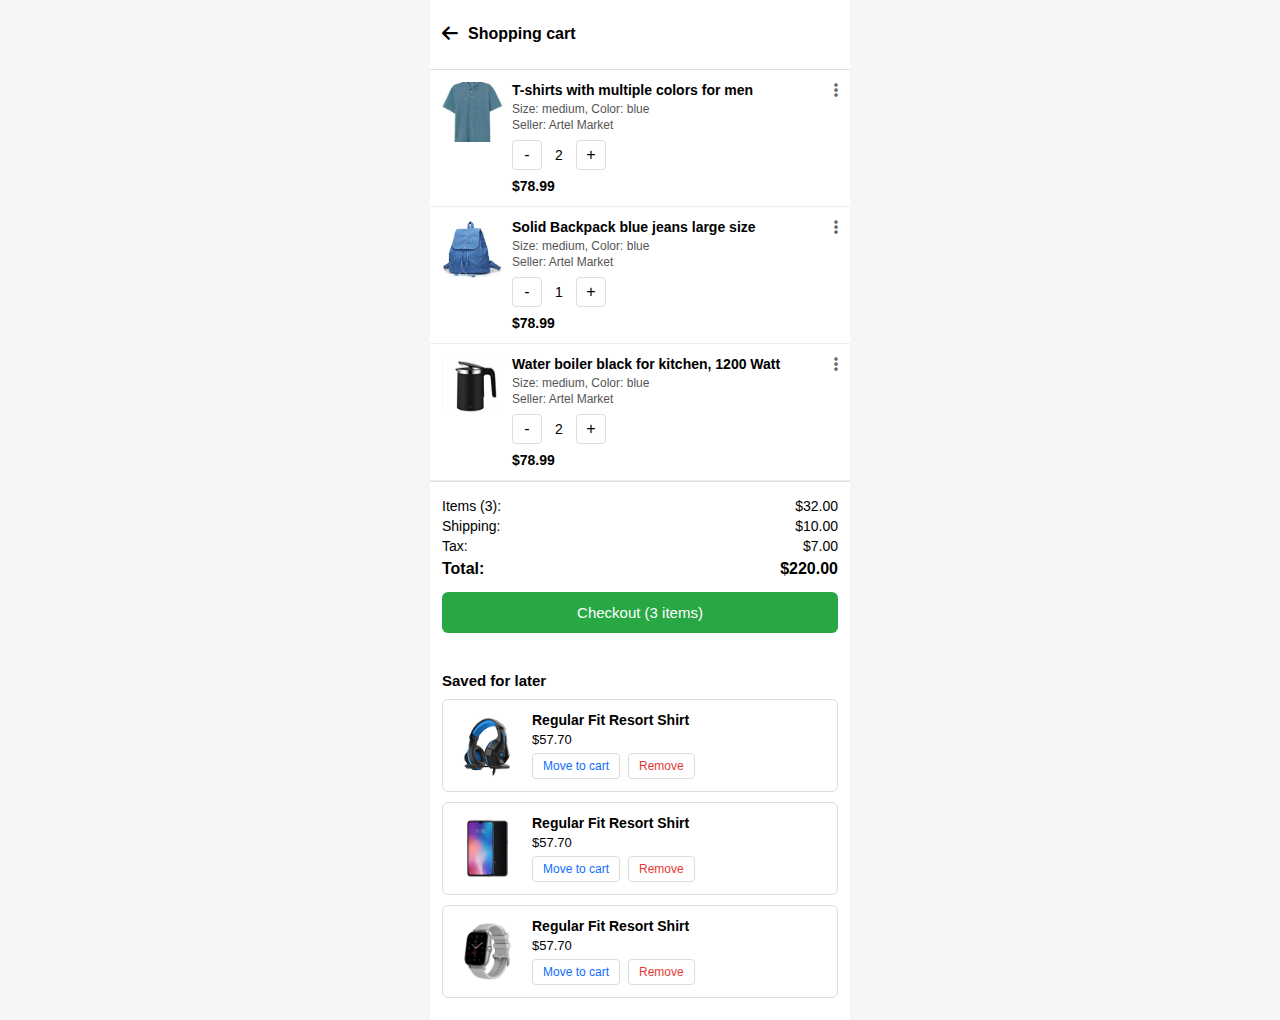
<file: cart.html>
<!DOCTYPE html>
<html lang="en">
<head>
  <meta charset="UTF-8">
  <meta name="viewport" content="width=device-width, initial-scale=1.0">
  <title>Shopping Cart</title>
  <link rel="stylesheet" href="https://cdnjs.cloudflare.com/ajax/libs/font-awesome/6.4.0/css/all.min.css">
  <link rel="stylesheet" href="cart.css">
</head>
<body>

  <div class="container">

    <!-- Header -->
    <div class="header">
      <a href="description.html">
      <i class="fa-solid fa-arrow-left"></i>
      </a>
      <h2>Shopping cart</h2>
    </div>

    <!-- Cart Items -->
    <div class="cart-item">
      <img src="Image/image 103.png" alt="Product">
      <div class="cart-details">
        <h4>T-shirts with multiple colors for men</h4>
        <p>Size: medium, Color: blue</p>
        <p>Seller: Artel Market</p>
        <div class="cart-actions">
          <button>-</button>
          <span class="cart-qty">2</span>
          <button>+</button>
        </div>
        <div class="cart-price">$78.99</div>
      </div>
      <i class="fa-solid fa-ellipsis-vertical item-menu"></i>
    </div>

    <div class="cart-item">
      <img src="Image/image 107.png" alt="Product">
      <div class="cart-details">
        <h4>Solid Backpack blue jeans large size</h4>
        <p>Size: medium, Color: blue</p>
        <p>Seller: Artel Market</p>
        <div class="cart-actions">
          <button>-</button>
          <span class="cart-qty">1</span>
          <button>+</button>
        </div>
        <div class="cart-price">$78.99</div>
      </div>
      <i class="fa-solid fa-ellipsis-vertical item-menu"></i>
    </div>

    <div class="cart-item">
      <img src="Image/image 19.png" alt="Product">
      <div class="cart-details">
        <h4>Water boiler black for kitchen, 1200 Watt</h4>
        <p>Size: medium, Color: blue</p>
        <p>Seller: Artel Market</p>
        <div class="cart-actions">
          <button>-</button>
          <span class="cart-qty">2</span>
          <button>+</button>
        </div>
        <div class="cart-price">$78.99</div>
      </div>
      <i class="fa-solid fa-ellipsis-vertical item-menu"></i>
    </div>

    <!-- Summary -->
    <div class="summary">
      <p>Items (3): <span>$32.00</span></p>
      <p>Shipping: <span>$10.00</span></p>
      <p>Tax: <span>$7.00</span></p>
      <p class="total">Total: <span>$220.00</span></p>
      <button class="checkout-btn">Checkout (3 items)</button>
    </div>

    <!-- Saved for Later -->
    <div class="saved">
      <h3>Saved for later</h3>

      <div class="saved-item">
        <img src="Image/image 20.png" alt="Saved">
        <div class="saved-info">
          <h4>Regular Fit Resort Shirt</h4>
          <p>$57.70</p>
          <div class="saved-buttons">
            <button class="move-btn">Move to cart</button>
            <button class="remove-btn">Remove</button>
          </div>
        </div>
      </div>

      <div class="saved-item">
        <img src="Image/image 6.png" alt="Saved">
        <div class="saved-info">
          <h4>Regular Fit Resort Shirt</h4>
          <p>$57.70</p>
          <div class="saved-buttons">
            <button class="move-btn">Move to cart</button>
            <button class="remove-btn">Remove</button>
          </div>
        </div>
      </div>

      <div class="saved-item">
        <img src="Image/image 2.png" alt="Saved">
        <div class="saved-info">
          <h4>Regular Fit Resort Shirt</h4>
          <p>$57.70</p>
          <div class="saved-buttons">
            <button class="move-btn">Move to cart</button>
            <button class="remove-btn">Remove</button>
          </div>
        </div>
      </div>
    </div>

  </div>

</body>
</html>
</file>
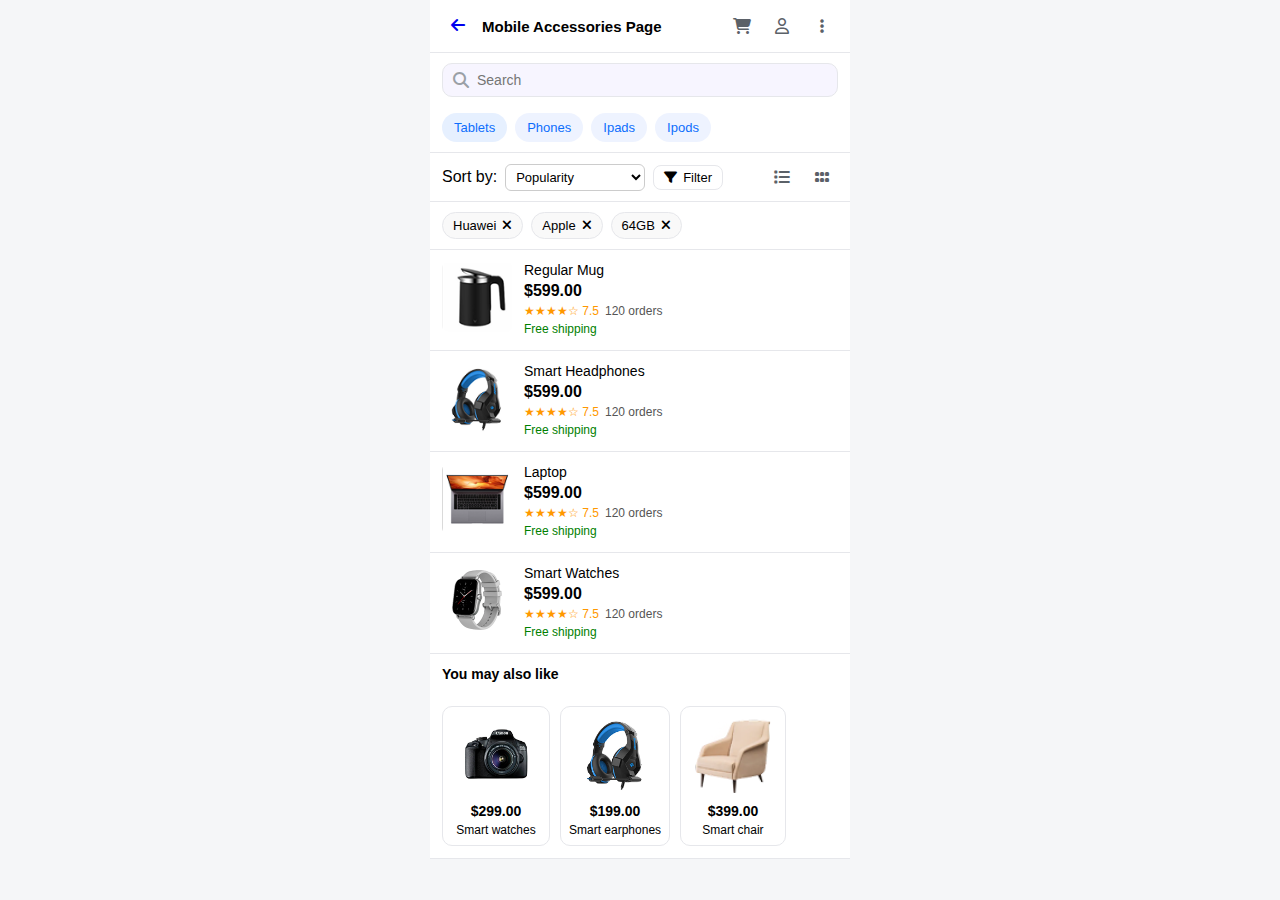
<file: mobile-accessories.html>
<!DOCTYPE html>
<html lang="en">
  <head>
    <meta charset="UTF-8" />
    <meta name="viewport" content="width=device-width, initial-scale=1.0" />
    <title>Mobile Accessories</title>
    <link
      rel="stylesheet"
      href="https://cdnjs.cloudflare.com/ajax/libs/font-awesome/6.5.0/css/all.min.css"
    />
    <link rel="stylesheet" href="mobile-accessories.css" />
  </head>
  <body>
    <div class="mobile-accessories-page">
      <!-- Header -->
      <header class="header">
        <div class="left">
          <button class="btn-icon back-btn" aria-label="back">
            <a href="index.html">
            <i class="fa-solid fa-arrow-left"></i>
            </a>
          </button>
          <h1>Mobile Accessories Page</h1>
        </div>
        <div class="top-actions">
          <button class="btn-icon" aria-label="cart">
            <i class="fa-solid fa-cart-shopping"></i>
          </button>
          <button class="btn-icon" aria-label="user">
            <i class="fa-regular fa-user"></i>
          </button>
          <button class="btn-icon" aria-label="more">
            <i class="fa-solid fa-ellipsis-vertical"></i>
          </button>
        </div>
      </header>

      <!-- Search -->
      <div class="search-box">
        <i class="fa-solid fa-magnifying-glass"></i>
        <input type="text" placeholder="Search" />
      </div>

      <!-- Chips -->
      <nav class="category-chips">
        <button class="chip active">Tablets</button>
        <button class="chip">Phones</button>
        <button class="chip">Ipads</button>
        <button class="chip">Ipods</button>
      </nav>

      <!-- filter+grid -->
      <div class="filter-grid">
        <div class="filter">
          <span>Sort by:</span>
          <select>
            <option value="popularity">Popularity</option>
            <option value="price-low-high">Price: Low to High</option>
            <option value="price-high-low">Price: High to Low</option>
            <option value="newest">Newest Arrivals</option>
          </select>
          <button class="filter-btn">
            <i class="fa-solid fa-filter"></i>
            <span>Filter</span>
          </button>
        </div>
        <div class="view-toggle">
          <button class="btn-icon" aria-label="list">
            <i class="fa-solid fa-list"></i>
          </button>
          <button class="btn-icon" aria-label="grid">
            <i class="fa-solid fa-grip"></i>
          </button>
        </div>
      </div>

      <!-- Applied filters -->
      <div>
        <button><span>Huawei</span><i class="fa-solid fa-xmark"></i></button>
        <button><span>Apple</span><i class="fa-solid fa-xmark"></i></button>
        <button><span>64GB</span><i class="fa-solid fa-xmark"></i></button>
      </div>

      <!-- items list -->
      <main class="list">
        <div>
          <img src="Image/image 19.png" alt="Item" />
          <div class="item-info">
            <p class="name">Regular Mug</p>
            <p class="price">$599.00</p>
            <div class="Rating">
              <div class="stars-orders">
                <div class="stars">★★★★☆ 7.5</div>
                <span class="orders">120 orders</span>
              </div>
              <span class="shipping">Free shipping</span>
            </div>
          </div>
        </div>

        <div>
          <img src="Image/image 20.png" alt="Item" />
          <div class="item-info">
            <p class="name">Smart Headphones</p>
            <p class="price">$599.00</p>
            <div class="Rating">
              <div class="stars-orders">
                <div class="stars">★★★★☆ 7.5</div>
                <span class="orders">120 orders</span>
              </div>
              <span class="shipping">Free shipping</span>
            </div>
          </div>
        </div>

        <div>
          <img src="Image/image 21.png" alt="Item" />
          <div class="item-info">
            <p class="name">Laptop</p>
            <p class="price">$599.00</p>
            <div class="Rating">
              <div class="stars-orders">
                <div class="stars">★★★★☆ 7.5</div>
                <span class="orders">120 orders</span>
              </div>
              <span class="shipping">Free shipping</span>
            </div>
          </div>
        </div>

        <div>
          <img src="Image/image 2.png" alt="Item" />
          <div class="item-info">
            <p class="name">Smart Watches</p>
            <p class="price">$599.00</p>
            <div class="Rating">
              <div class="stars-orders">
                <div class="stars">★★★★☆ 7.5</div>
                <span class="orders">120 orders</span>
              </div>
              <span class="shipping">Free shipping</span>
            </div>
          </div>
        </div>

        <!-- Recommendation Section -->
        <h3 class="section-title">You may also like</h3>
        <div class="grid grid-3">
          <article class="product">
            <img src="Image/image 4.png" alt="Smart watches" />
            <p class="price">$299.00</p>
            <p class="product-name">Smart watches</p>
          </article>
          <article class="product">
            <img src="Image/image 5.png" alt="Smart earphones" />
            <p class="price">$199.00</p>
            <p class="product-name">Smart earphones</p>
          </article>
          <article class="product">
            <img src="Image/image 7.png" alt="Smart chair" />
            <p class="price">$399.00</p>
            <p class="product-name">Smart chair</p>
          </article>
        </div>
      </main>
    </div>
  </body>
</html>
</file>
<file: cart.css>
body {
  font-family: Arial, sans-serif;
  background: #f5f6f8;
  margin: 0;
  padding: 0;
}

.container {
  max-width: 420px;
  margin: auto;
  background: #fff;
  min-height: 100vh;
}

/* Header */
.header {
  display: flex;
  align-items: center;
  padding: 12px;
  border-bottom: 1px solid #ddd;

}
.header i {
  font-size: 18px;
  margin-right: 10px;
  color: black;
}
.header h2 {
  font-size: 16px;
  font-weight: bold;
}

/* Cart Items */
.cart-item {
  display: flex;
  align-items: flex-start;
  gap: 10px;
  padding: 12px;
  border-bottom: 1px solid #eee;
}
.cart-item img {
  width: 60px;
  height: 60px;
  border-radius: 6px;
  object-fit: cover;
}
.cart-details {
  flex: 1;
  font-size: 14px;
}
.cart-details h4 {
  font-size: 14px;
  margin: 0 0 4px 0;
  font-weight: bold;
}
.cart-details p {
  margin: 2px 0;
  font-size: 12px;
  color: #555;
}
.cart-price {
  font-size: 14px;
  font-weight: bold;
}
.cart-actions {
  display: flex;
  align-items: center;
  margin: 8px 0;
  gap: 8px;
}
.cart-actions button {
  width: 30px;
  height: 30px;
  border: 1px solid #ddd;
  background: #fff;
  border-radius: 4px;
  cursor: pointer;
  font-size: 16px;
}
.cart-qty {
  font-size: 14px;
  padding: 0 5px;
}
.item-menu {
  color: #666;
  cursor: pointer;
}

/* Summary */
.summary {
  padding: 12px;
  border-top: 1px solid #ddd;
}
.summary p {
  display: flex;
  justify-content: space-between;
  margin: 4px 0;
  font-size: 14px;
}
.summary .total {
  font-weight: bold;
  font-size: 16px;
  margin-top: 6px;
}
.checkout-btn {
  width: 100%;
  padding: 12px;
  background: #28a745;
  color: #fff;
  border: none;
  border-radius: 6px;
  font-size: 15px;
  cursor: pointer;
  margin-top: 10px;
}
.checkout-btn:hover {
  background: #218838;
}

/* Saved for Later */
.saved {
  background: #ffffff;
  padding: 12px;
}

.saved h3 {
  font-size: 15px;
  margin-bottom: 10px;
}

.saved-item {
  display: flex;
  align-items: center;
  gap: 12px;
  background: #fff;
  border-radius: 6px;
  padding: 12px;
  margin-bottom: 10px;
  border: 1px solid #ddd;
}

.saved-item img {
  width: 65px; /* bigger image */
  height: 65px;
  border-radius: 6px;
  object-fit: cover;
}

.saved-info {
  flex: 1;
}

.saved-info h4 {
  margin: 0 0 4px 0;
  font-size: 14px;
}

.saved-info p {
  font-size: 13px;
  margin: 0 0 6px 0;
}

.saved-buttons {
  display: flex;
  gap: 8px;
}

.saved-buttons button {
  font-size: 12px;
  padding: 5px 10px;
  border: 1px solid #ddd;
  border-radius: 4px;
  cursor: pointer;
  background: #fff; /* white background */
}

.move-btn {
  color: #0d6efd; /* blue text */
}

.remove-btn {
  color: #e53935; /* red text */
}
</file>
<file: mobile-accessories.css>
/* RESET */
* {
  box-sizing: border-box;
  margin: 0;
  padding: 0;
}
body {
  background: #f5f6f8;
  font-family: Arial, sans-serif;
}
.mobile-accessories-page {
  max-width: 420px;
  margin: 0 auto;
  background: #ffffff;
  min-height: 77vh;
}

/* HEADER */
.header {
  display: flex;
  align-items: center;
  justify-content: space-between;
  padding: 10px 12px;
  border-bottom: 1px solid #e6e7eb;
  background: #fff;
}
.header h1 {
  font-size: 15px;
  font-weight: 600;
  display: flex;
  align-items: center;
  gap: 8px;
}
.top-actions {
  display: flex;
  gap: 8px;
}
.btn-icon {
  width: 32px;
  height: 32px;
  display: grid;
  place-items: center;
  border: none;
  background: transparent;
  color: #5b6168;
  font-size: 16px;
  cursor: pointer;
}
.left {
  display: flex;
  align-items: center;
  gap: 8px;
}

/* SEARCH */
.search-box {
  display: flex;
  align-items: center;
  gap: 8px;
  margin: 10px 12px;
  padding: 8px 10px;
  border: 1px solid #e6e7eb;
  border-radius: 10px;
  background: #f7f5ff;
  color: #9aa0a6;
}
.search-box input {
  border: none;
  outline: none;
  flex: 1;
  font-size: 14px;
  background: transparent;
}

/* CATEGORY CHIPS */
.category-chips {
  display: flex;
  gap: 8px;
  padding: 6px 12px 10px;
  overflow-x: auto;
  background: #fff;
}
.chip {
  border: none;
  background: #eef3ff;
  color: #0d6efd;
  padding: 7px 12px;
  border-radius: 999px;
  white-space: nowrap;
  font-size: 13px;
  cursor: pointer;
}
.chip.active {
  background: #e6f0ff;
}

/* FILTER + GRID BUTTONS */
.filter-grid {
  display: flex;
  align-items: center;
  justify-content: space-between;
  padding: 8px 12px;
  border-top: 1px solid #e6e7eb;
  border-bottom: 1px solid #e6e7eb;
  background: #fff;
}
.filter {
  display: flex;
  align-items: center;
  gap: 8px;
}
.filter select {
  border: 1px solid #ccc;
  padding: 4px 6px;
  font-size: 13px;
  border-radius: 6px;
  background: #fff;
}
.filter button {
  display: flex;
  align-items: center;
  gap: 6px;
  font-size: 13px;
  background: #fff;
  border: 1px solid #e6e7eb;
  padding: 4px 10px;
  border-radius: 8px;
  cursor: pointer;
}
.view-toggle {
  display: flex;
  align-items: center;
  gap: 8px;
}

/* APPLIED FILTER TAGS */
.filter-grid + div {
  display: flex;
  flex-wrap: wrap;
  gap: 8px;
  padding: 10px 12px;
  background: #fff;
  border-bottom: 1px solid #e6e7eb;
}
.filter-grid + div button {
  display: flex;
  align-items: center;
  gap: 6px;
  border: 1px solid #e6e7eb;
  background: #f9f9f9;
  border-radius: 999px;
  padding: 5px 10px;
  font-size: 13px;
  cursor: pointer;
}

/* ITEM LIST */
.list > div {
  display: flex;
  padding: 12px;
  border-bottom: 1px solid #e6e7eb;
  background: #fff;
}
.list img {
  width: 70px;
  height: 70px;
  object-fit: contain;
  border-radius: 6px;
  margin-right: 12px;
}
.item-info {
  display: flex;
  flex-direction: column;
}
.item-info .name {
  font-size: 14px;
  font-weight: 500;
  margin-bottom: 4px;
}
.item-info .price {
  color: #000;
  font-weight: 700;
  margin-bottom: 4px;
}
.item-info .Rating {
  display: flex;
  flex-direction: column;
  align-items: flex-start;
  gap: 2px;
  font-size: 12px;
  color: #555;
  margin-bottom: 2px;
}
.stars-orders {
  display: flex;
  align-items: center;
  gap: 6px;
}
.stars {
  color: #ff9800;
  font-size: 12px;
}
.shipping {
  font-size: 12px;
  color: green;
  font-weight: 500;
  margin-top: 2px;
}

/* YOU MAY ALSO LIKE */
.list h3 {
  padding: 12px;
  font-size: 14px;
  font-weight: 600;
  background: #fff;
}
.grid-3 {
  display: grid;
  grid-template-columns: repeat(3, 1fr);
  gap: 10px;
  padding: 0 12px 12px;
}
.product {
  border: 1px solid #e6e7eb;
  border-radius: 10px;
  padding: 8px;
  background: #fff;
  text-align: center;
  position: relative;
}
.product img {
  width: 100%;
  height: 78px;
  object-fit: contain;
  border-radius: 6px;
  margin-bottom: 6px;
}
.product-name {
  font-size: 12px;
  font-weight: 500;
}
.product .price {
  font-weight: 700;
  font-size: 14px;
  margin-bottom: 4px;
}
.badge.red {
  position: absolute;
  top: 6px;
  right: 6px;
  background: #ffe8e8;
  color: #ff4d4f;
  font-size: 11px;
  padding: 2px 6px;
  border-radius: 999px;
  font-weight: 600;
}
</file>
